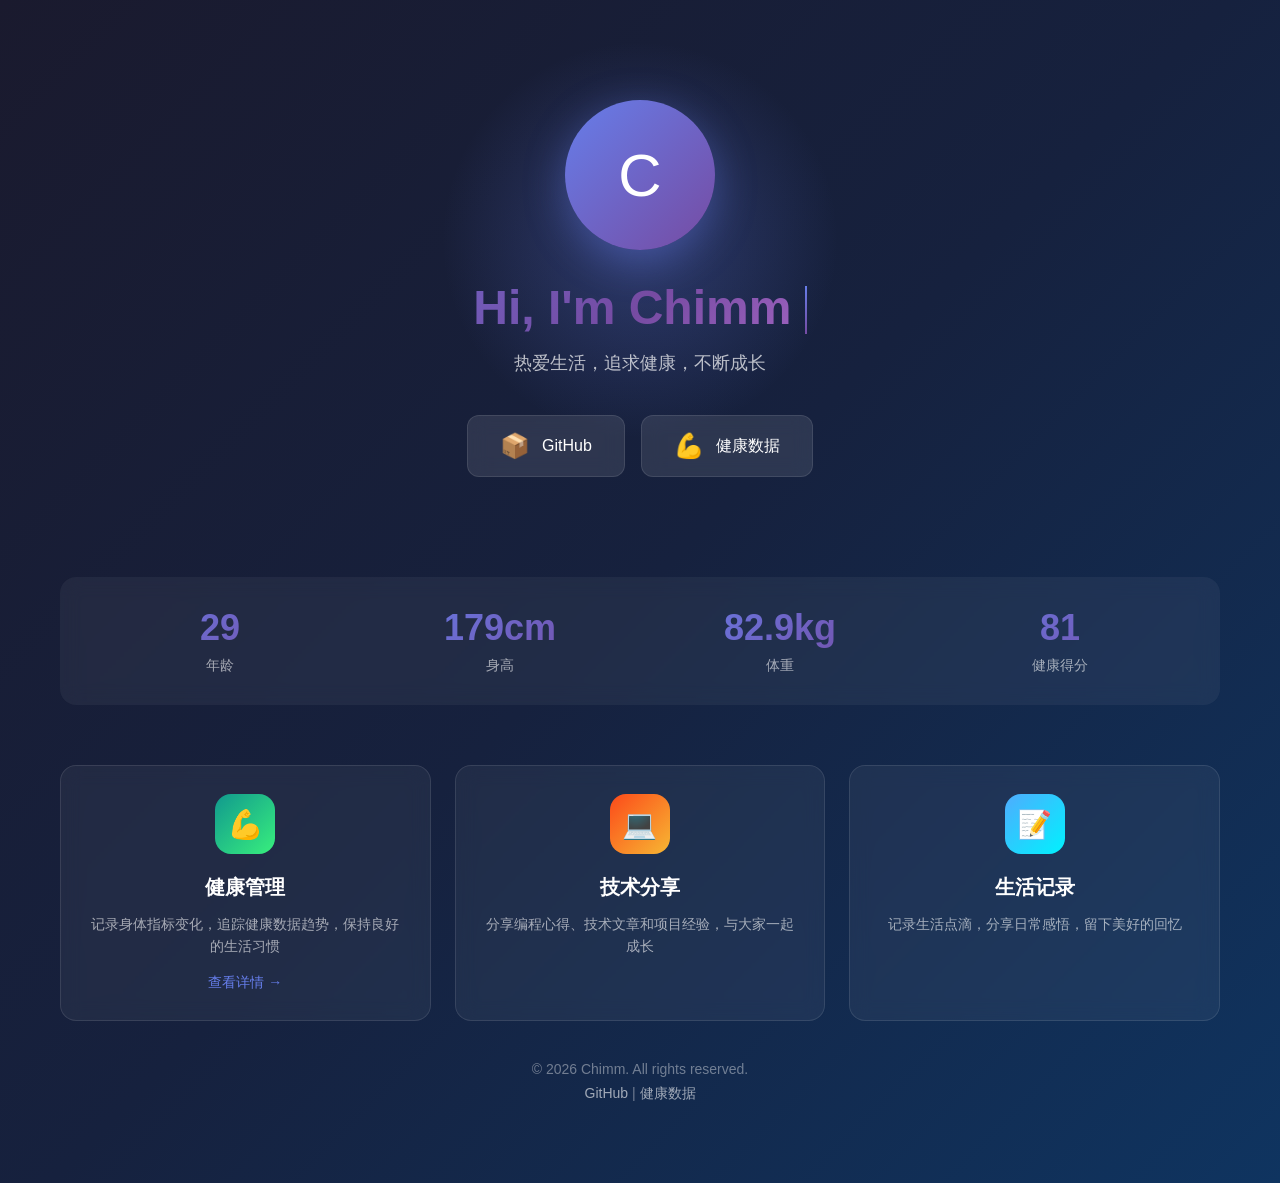
<file: index.html>
<!DOCTYPE html>
<html lang="zh-CN">
<head>
  <meta charset="UTF-8">
  <meta name="viewport" content="width=device-width, initial-scale=1.0, minimum-scale=1.0">
  <title>Chimm's Homepage</title>
  <link rel="icon" type="image/svg+xml" href="/favicon.svg">
  <style>
    * {
      margin: 0;
      padding: 0;
      box-sizing: border-box;
    }

    body {
      font-family: -apple-system, BlinkMacSystemFont, 'Segoe UI', Roboto, 'Helvetica Neue', Arial, sans-serif;
      background: linear-gradient(135deg, #1a1a2e 0%, #16213e 50%, #0f3460 100%);
      min-height: 100vh;
      color: white;
      overflow-x: hidden;
    }

    .container {
      max-width: 1200px;
      margin: 0 auto;
      padding: 40px 20px;
    }

    .hero {
      text-align: center;
      padding: 60px 0;
      position: relative;
    }

    .hero::before {
      content: '';
      position: absolute;
      top: 0;
      left: 50%;
      transform: translateX(-50%);
      width: 400px;
      height: 400px;
      background: radial-gradient(circle, rgba(102, 126, 234, 0.3) 0%, transparent 70%);
      border-radius: 50%;
      z-index: 0;
    }

    .hero-content {
      position: relative;
      z-index: 1;
    }

    .avatar {
      width: 150px;
      height: 150px;
      border-radius: 50%;
      background: linear-gradient(135deg, #667eea 0%, #764ba2 100%);
      margin: 0 auto 30px;
      display: flex;
      align-items: center;
      justify-content: center;
      font-size: 60px;
      box-shadow: 0 10px 40px rgba(102, 126, 234, 0.4);
      animation: float 3s ease-in-out infinite;
    }

    @keyframes float {
      0%, 100% { transform: translateY(0); }
      50% { transform: translateY(-10px); }
    }

    .hero h1 {
      font-size: 48px;
      font-weight: 700;
      margin-bottom: 16px;
      background: linear-gradient(135deg, #667eea 0%, #764ba2 50%, #f093fb 100%);
      -webkit-background-clip: text;
      -webkit-text-fill-color: transparent;
      background-clip: text;
    }

    .hero p {
      font-size: 18px;
      color: rgba(255, 255, 255, 0.7);
      margin-bottom: 40px;
      max-width: 500px;
      margin-left: auto;
      margin-right: auto;
    }

    .links {
      display: flex;
      justify-content: center;
      flex-wrap: wrap;
      gap: 16px;
    }

    .link-card {
      background: rgba(255, 255, 255, 0.1);
      backdrop-filter: blur(10px);
      border: 1px solid rgba(255, 255, 255, 0.1);
      border-radius: 12px;
      padding: 16px 32px;
      text-decoration: none;
      color: white;
      transition: all 0.3s ease;
      display: flex;
      align-items: center;
      gap: 12px;
    }

    .link-card:hover {
      background: rgba(255, 255, 255, 0.2);
      transform: translateY(-2px);
      box-shadow: 0 8px 25px rgba(102, 126, 234, 0.3);
    }

    .link-icon {
      font-size: 24px;
    }

    .features {
      display: grid;
      grid-template-columns: repeat(auto-fit, minmax(280px, 1fr));
      gap: 24px;
      margin-top: 60px;
    }

    .feature-card {
      background: rgba(255, 255, 255, 0.05);
      backdrop-filter: blur(10px);
      border: 1px solid rgba(255, 255, 255, 0.1);
      border-radius: 16px;
      padding: 28px;
      text-align: center;
      transition: all 0.3s ease;
    }

    .feature-card:hover {
      background: rgba(255, 255, 255, 0.1);
      transform: translateY(-4px);
    }

    .feature-icon {
      width: 60px;
      height: 60px;
      border-radius: 16px;
      margin: 0 auto 20px;
      display: flex;
      align-items: center;
      justify-content: center;
      font-size: 28px;
    }

    .feature-icon.health {
      background: linear-gradient(135deg, #11998e 0%, #38ef7d 100%);
    }

    .feature-icon.code {
      background: linear-gradient(135deg, #fc4a1a 0%, #f7b733 100%);
    }

    .feature-icon.blog {
      background: linear-gradient(135deg, #4facfe 0%, #00f2fe 100%);
    }

    .feature-card h3 {
      font-size: 20px;
      margin-bottom: 12px;
    }

    .feature-card p {
      color: rgba(255, 255, 255, 0.6);
      font-size: 14px;
      line-height: 1.6;
    }

    .footer {
      text-align: center;
      padding: 40px 0;
      color: rgba(255, 255, 255, 0.4);
      font-size: 14px;
    }

    .footer a {
      color: rgba(255, 255, 255, 0.6);
      text-decoration: none;
      transition: color 0.3s ease;
    }

    .footer a:hover {
      color: white;
    }

    .stats {
      display: grid;
      grid-template-columns: repeat(4, 1fr);
      gap: 20px;
      margin-top: 40px;
      padding: 30px;
      background: rgba(255, 255, 255, 0.05);
      backdrop-filter: blur(10px);
      border-radius: 16px;
    }

    .stat-item {
      text-align: center;
    }

    .stat-value {
      font-size: 36px;
      font-weight: 700;
      background: linear-gradient(135deg, #667eea 0%, #764ba2 100%);
      -webkit-background-clip: text;
      -webkit-text-fill-color: transparent;
      background-clip: text;
    }

    .stat-label {
      font-size: 14px;
      color: rgba(255, 255, 255, 0.6);
      margin-top: 8px;
    }

    @media (max-width: 768px) {
      .hero h1 {
        font-size: 32px;
      }

      .hero p {
        font-size: 16px;
      }

      .stats {
        grid-template-columns: repeat(2, 1fr);
      }

      .stat-value {
        font-size: 28px;
      }
    }

    .cursor {
      display: inline-block;
      width: 2px;
      height: 48px;
      background: linear-gradient(135deg, #667eea 0%, #764ba2 100%);
      animation: blink 1s infinite;
      vertical-align: text-bottom;
    }

    @keyframes blink {
      0%, 50% { opacity: 1; }
      51%, 100% { opacity: 0; }
    }
  </style>
</head>
<body>
  <div class="container">
    <div class="hero">
      <div class="hero-content">
        <div class="avatar">C</div>
        <h1>
          Hi, I'm Chimm
          <span class="cursor"></span>
        </h1>
        <p>热爱生活，追求健康，不断成长</p>
        
        <div class="links">
          <a href="https://github.com/chimmhuang" target="_blank" class="link-card">
            <span class="link-icon">📦</span>
            <span>GitHub</span>
          </a>
          <a href="health/" class="link-card">
            <span class="link-icon">💪</span>
            <span>健康数据</span>
          </a>
        </div>
      </div>
    </div>

    <div class="stats">
      <div class="stat-item">
        <div class="stat-value">29</div>
        <div class="stat-label">年龄</div>
      </div>
      <div class="stat-item">
        <div class="stat-value">179cm</div>
        <div class="stat-label">身高</div>
      </div>
      <div class="stat-item">
        <div class="stat-value">82.9kg</div>
        <div class="stat-label">体重</div>
      </div>
      <div class="stat-item">
        <div class="stat-value">81</div>
        <div class="stat-label">健康得分</div>
      </div>
    </div>

    <div class="features">
      <div class="feature-card">
        <div class="feature-icon health">💪</div>
        <h3>健康管理</h3>
        <p>记录身体指标变化，追踪健康数据趋势，保持良好的生活习惯</p>
        <a href="health/" style="display: inline-block; margin-top: 16px; color: #667eea; text-decoration: none; font-size: 14px;">查看详情 →</a>
      </div>
      
      <div class="feature-card">
        <div class="feature-icon code">💻</div>
        <h3>技术分享</h3>
        <p>分享编程心得、技术文章和项目经验，与大家一起成长</p>
      </div>
      
      <div class="feature-card">
        <div class="feature-icon blog">📝</div>
        <h3>生活记录</h3>
        <p>记录生活点滴，分享日常感悟，留下美好的回忆</p>
      </div>
    </div>

    <div class="footer">
      <p>&copy; 2026 Chimm. All rights reserved.</p>
      <p style="margin-top: 8px;">
        <a href="https://github.com/chimmhuang">GitHub</a> | 
        <a href="health/">健康数据</a>
      </p>
    </div>
  </div>
</body>
</html>
</file>
